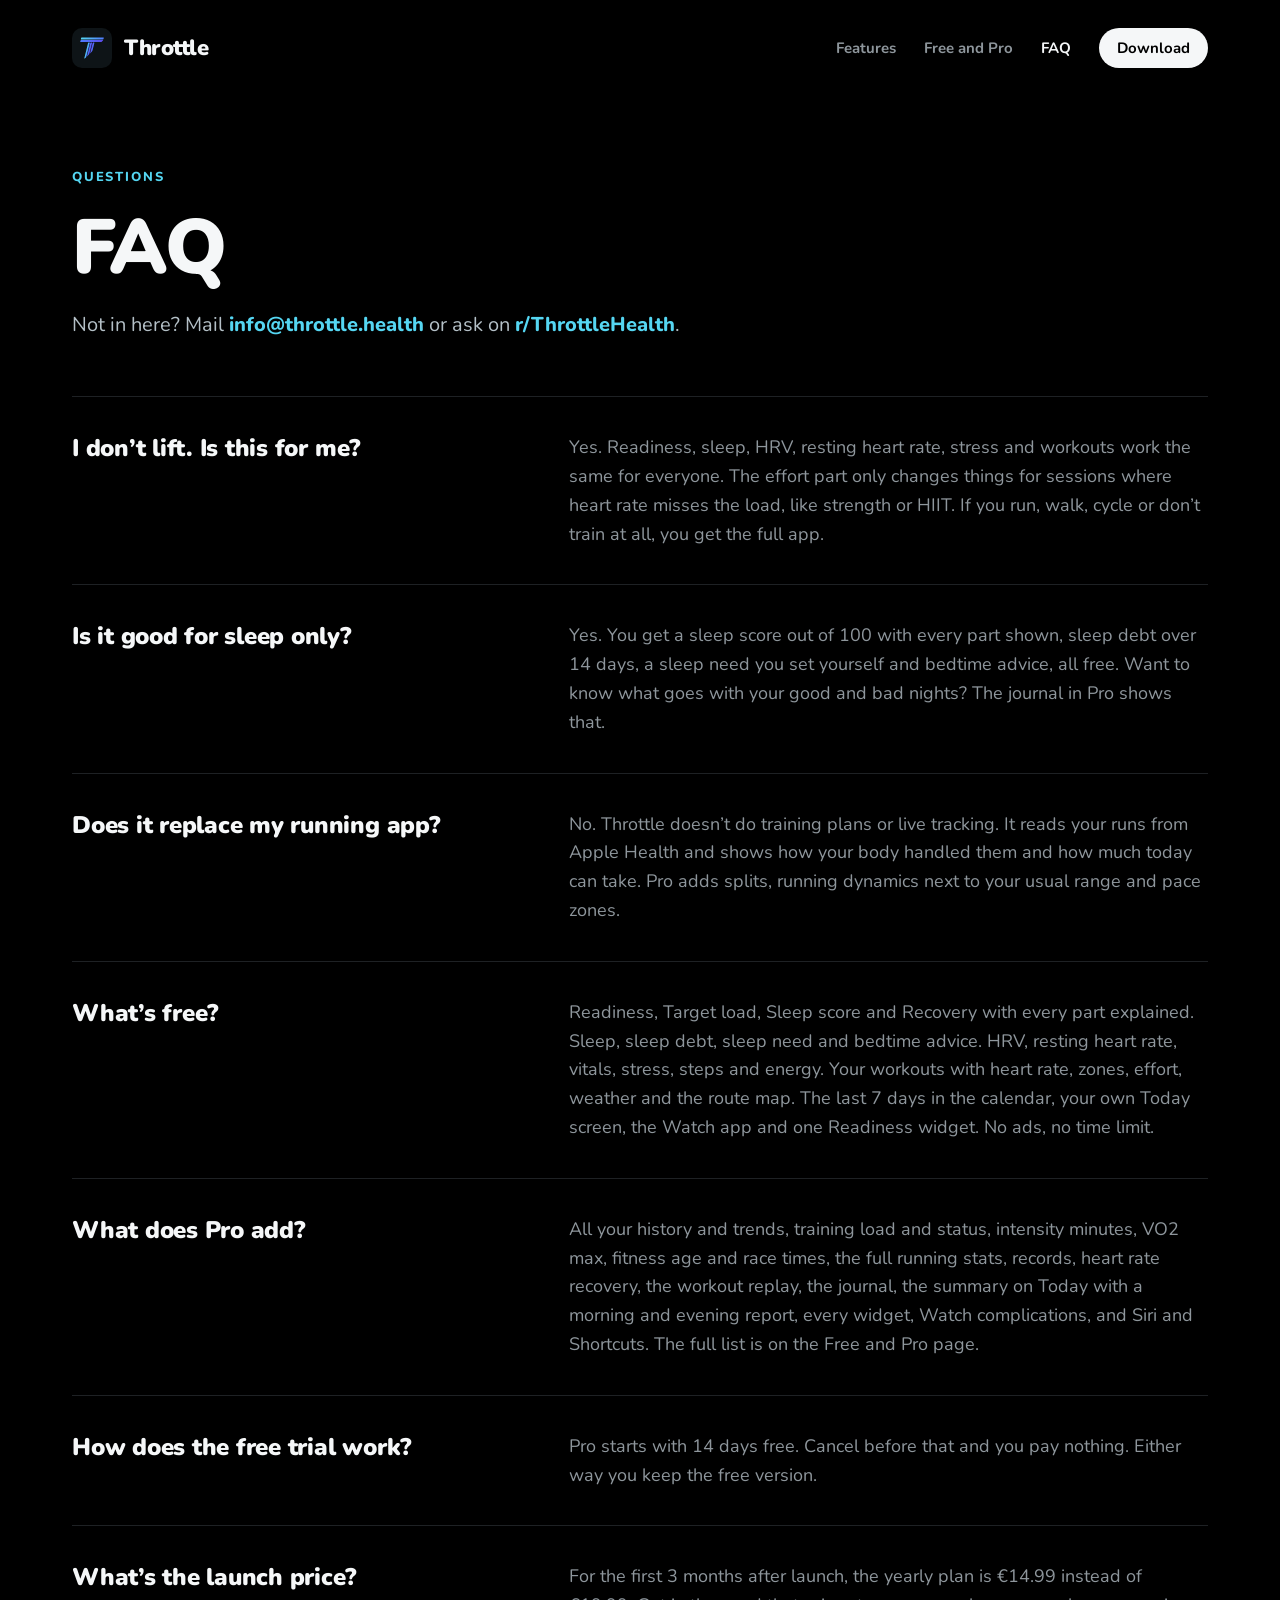
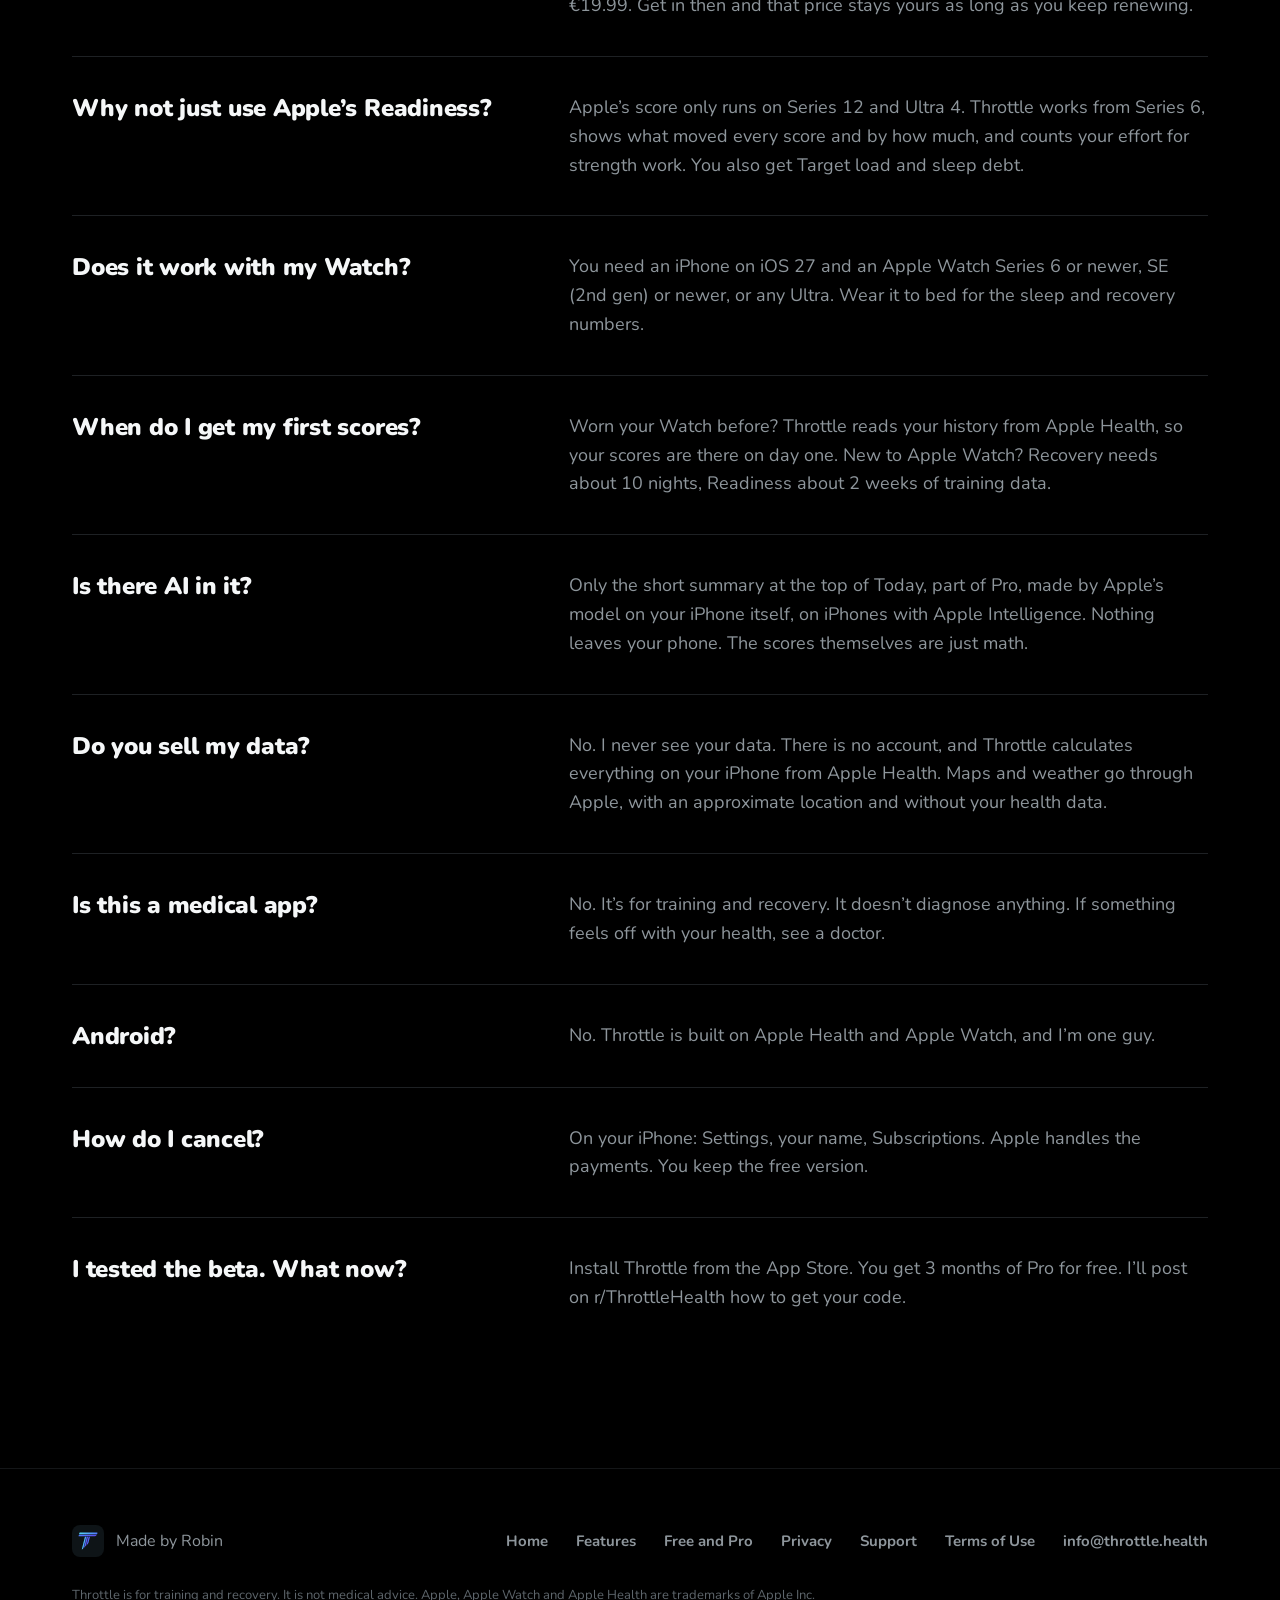
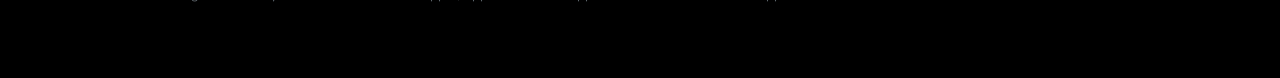
<file: faq/index.html>
<!doctype html>
<html lang="en">
<head>
<meta charset="utf-8">
<meta name="viewport" content="width=device-width, initial-scale=1">
<title>FAQ: Throttle</title>
<meta name="description" content="Answers about Throttle: what is free, what Pro adds, which Apple Watch you need and what happens with your data.">
<meta property="og:type" content="website">
<meta property="og:title" content="FAQ: Throttle">
<meta property="og:description" content="Answers about Throttle: what is free, what Pro adds, which Apple Watch you need and what happens with your data.">
<meta property="og:url" content="https://throttle.health/faq/">
<link rel="canonical" href="https://throttle.health/faq/">
<link rel="icon" href="../assets/favicon.svg" type="image/svg+xml">
<link rel="apple-touch-icon" href="../assets/apple-touch-icon.png">
<style>
@font-face{font-family:'Nunito';font-style:normal;font-display:swap;font-weight:200 1000;src:url(../assets/fonts/nunito-latin.woff2) format('woff2')}
body{margin:0;background:#000000}
a{color:#55D6F2}a:hover{color:#9BE8F8}
.t{font-family:ui-rounded,"SF Pro Rounded","Nunito",-apple-system,system-ui,sans-serif;color:#F5F7F8;-webkit-font-smoothing:antialiased;font-variant-numeric:tabular-nums}
.wrap{max-width:1200px;margin:0 auto;padding:0 32px;box-sizing:border-box}
.nav{display:flex;align-items:center;justify-content:space-between;gap:24px;flex-wrap:wrap;padding:28px 0}
.navlinks{display:flex;gap:28px;align-items:center;flex-wrap:wrap}
.navlinks a{color:#8E969C;text-decoration:none;font-weight:700;font-size:15px}
.navlinks a:hover{color:#F5F7F8}
.h1{font-size:clamp(44px,6vw,84px);line-height:0.98;letter-spacing:-0.035em;font-weight:900;margin:0}
.lead{font-size:20px;line-height:1.55;color:#B4C0C7;margin:0}
.eyebrow{font-size:13px;font-weight:800;letter-spacing:0.14em;text-transform:uppercase;margin:0}
.qa{display:grid;grid-template-columns:minmax(0,5fr) minmax(0,7fr);gap:40px;padding:36px 0;border-top:1px solid #1E2124}
@media (max-width:900px){.qa{grid-template-columns:minmax(0,1fr);gap:12px;padding:28px 0}}
@media (max-width:620px){.nav{gap:12px}.nav .navlinks{gap:14px}.nav .navlinks a{font-size:14px}.nav .navlinks a:nth-child(3){display:none}}
</style>
</head>
<body>
<div class="t" style="background: #000000; min-height: 100vh; overflow: hidden">

<div class="wrap">
<nav class="nav" aria-label="Main">
<a href="../" style="display: flex; align-items: center; gap: 12px; text-decoration: none" aria-label="Throttle home">
<img src="../assets/throttle-icon.svg" alt="" style="width: 40px; height: 40px; border-radius: 10px">
<span style="font-size: 22px; font-weight: 900; letter-spacing: -0.02em; color: #F5F7F8">Throttle</span>
</a>
<div class="navlinks">
<a href="../features/">Features</a>
<a href="../pro/">Free and Pro</a>
<a href="../faq/" style="color: #F5F7F8">FAQ</a>
<a href="https://apps.apple.com/app/throttle-health-training/id6831547958" target="_blank" rel="noopener" style="color: #000000; background: #F5F7F8; padding: 10px 18px; border-radius: 999px">Download</a>
</div>
</nav>

<section style="padding: 72px 0 56px; display: flex; flex-direction: column; gap: 24px; max-width: 820px" aria-label="Intro">
<p class="eyebrow" style="color: #55D6F2">Questions</p>
<h1 class="h1">FAQ</h1>
<p class="lead">Not in here? Mail <a href="mailto:info@throttle.health" style="text-decoration: none; font-weight: 800">info@throttle.health</a> or ask on <a href="https://www.reddit.com/r/ThrottleHealth" style="text-decoration: none; font-weight: 800">r/ThrottleHealth</a>.</p>
</section>

<section aria-label="Questions and answers" style="padding-bottom: 120px">

<div class="qa">
<h2 style="margin: 0; font-size: 24px; line-height: 1.25; font-weight: 900; letter-spacing: -0.01em">I don’t lift. Is this for me?</h2>
<p style="margin: 0; font-size: 18px; line-height: 1.6; color: #8E969C">Yes. Readiness, sleep, HRV, resting heart rate, stress and workouts work the same for everyone. The effort part only changes things for sessions where heart rate misses the load, like strength or HIIT. If you run, walk, cycle or don’t train at all, you get the full app.</p>
</div>

<div class="qa">
<h2 style="margin: 0; font-size: 24px; line-height: 1.25; font-weight: 900; letter-spacing: -0.01em">Is it good for sleep only?</h2>
<p style="margin: 0; font-size: 18px; line-height: 1.6; color: #8E969C">Yes. You get a sleep score out of 100 with every part shown, sleep debt over 14 days, a sleep need you set yourself and bedtime advice, all free. Want to know what goes with your good and bad nights? The journal in Pro shows that.</p>
</div>

<div class="qa">
<h2 style="margin: 0; font-size: 24px; line-height: 1.25; font-weight: 900; letter-spacing: -0.01em">Does it replace my running app?</h2>
<p style="margin: 0; font-size: 18px; line-height: 1.6; color: #8E969C">No. Throttle doesn’t do training plans or live tracking. It reads your runs from Apple Health and shows how your body handled them and how much today can take. Pro adds splits, running dynamics next to your usual range and pace zones.</p>
</div>

<div class="qa">
<h2 style="margin: 0; font-size: 24px; line-height: 1.25; font-weight: 900; letter-spacing: -0.01em">What’s free?</h2>
<p style="margin: 0; font-size: 18px; line-height: 1.6; color: #8E969C">Readiness, Target load, Sleep score and Recovery with every part explained. Sleep, sleep debt, sleep need and bedtime advice. HRV, resting heart rate, vitals, stress, steps and energy. Your workouts with heart rate, zones, effort, weather and the route map. The last 7 days in the calendar, your own Today screen, the Watch app and one Readiness widget. No ads, no time limit.</p>
</div>

<div class="qa">
<h2 style="margin: 0; font-size: 24px; line-height: 1.25; font-weight: 900; letter-spacing: -0.01em">What does Pro add?</h2>
<p style="margin: 0; font-size: 18px; line-height: 1.6; color: #8E969C">All your history and trends, training load and status, intensity minutes, VO2 max, fitness age and race times, the full running stats, records, heart rate recovery, the workout replay, the journal, the summary on Today with a morning and evening report, every widget, Watch complications, and Siri and Shortcuts. The full list is on the Free and Pro page.</p>
</div>

<div class="qa">
<h2 style="margin: 0; font-size: 24px; line-height: 1.25; font-weight: 900; letter-spacing: -0.01em">How does the free trial work?</h2>
<p style="margin: 0; font-size: 18px; line-height: 1.6; color: #8E969C">Pro starts with 14 days free. Cancel before that and you pay nothing. Either way you keep the free version.</p>
</div>

<div class="qa">
<h2 style="margin: 0; font-size: 24px; line-height: 1.25; font-weight: 900; letter-spacing: -0.01em">What’s the launch price?</h2>
<p style="margin: 0; font-size: 18px; line-height: 1.6; color: #8E969C">For the first 3 months after launch, the yearly plan is €14.99 instead of €19.99. Get in then and that price stays yours as long as you keep renewing.</p>
</div>

<div class="qa">
<h2 style="margin: 0; font-size: 24px; line-height: 1.25; font-weight: 900; letter-spacing: -0.01em">Why not just use Apple’s Readiness?</h2>
<p style="margin: 0; font-size: 18px; line-height: 1.6; color: #8E969C">Apple’s score only runs on Series 12 and Ultra 4. Throttle works from Series 6, shows what moved every score and by how much, and counts your effort for strength work. You also get Target load and sleep debt.</p>
</div>

<div class="qa">
<h2 style="margin: 0; font-size: 24px; line-height: 1.25; font-weight: 900; letter-spacing: -0.01em">Does it work with my Watch?</h2>
<p style="margin: 0; font-size: 18px; line-height: 1.6; color: #8E969C">You need an iPhone on iOS 27 and an Apple Watch Series 6 or newer, SE (2nd gen) or newer, or any Ultra. Wear it to bed for the sleep and recovery numbers.</p>
</div>

<div class="qa">
<h2 style="margin: 0; font-size: 24px; line-height: 1.25; font-weight: 900; letter-spacing: -0.01em">When do I get my first scores?</h2>
<p style="margin: 0; font-size: 18px; line-height: 1.6; color: #8E969C">Worn your Watch before? Throttle reads your history from Apple Health, so your scores are there on day one. New to Apple Watch? Recovery needs about 10 nights, Readiness about 2 weeks of training data.</p>
</div>

<div class="qa">
<h2 style="margin: 0; font-size: 24px; line-height: 1.25; font-weight: 900; letter-spacing: -0.01em">Is there AI in it?</h2>
<p style="margin: 0; font-size: 18px; line-height: 1.6; color: #8E969C">Only the short summary at the top of Today, part of Pro, made by Apple’s model on your iPhone itself, on iPhones with Apple Intelligence. Nothing leaves your phone. The scores themselves are just math.</p>
</div>

<div class="qa">
<h2 style="margin: 0; font-size: 24px; line-height: 1.25; font-weight: 900; letter-spacing: -0.01em">Do you sell my data?</h2>
<p style="margin: 0; font-size: 18px; line-height: 1.6; color: #8E969C">No. I never see your data. There is no account, and Throttle calculates everything on your iPhone from Apple Health. Maps and weather go through Apple, with an approximate location and without your health data.</p>
</div>

<div class="qa">
<h2 style="margin: 0; font-size: 24px; line-height: 1.25; font-weight: 900; letter-spacing: -0.01em">Is this a medical app?</h2>
<p style="margin: 0; font-size: 18px; line-height: 1.6; color: #8E969C">No. It’s for training and recovery. It doesn’t diagnose anything. If something feels off with your health, see a doctor.</p>
</div>

<div class="qa">
<h2 style="margin: 0; font-size: 24px; line-height: 1.25; font-weight: 900; letter-spacing: -0.01em">Android?</h2>
<p style="margin: 0; font-size: 18px; line-height: 1.6; color: #8E969C">No. Throttle is built on Apple Health and Apple Watch, and I’m one guy.</p>
</div>

<div class="qa">
<h2 style="margin: 0; font-size: 24px; line-height: 1.25; font-weight: 900; letter-spacing: -0.01em">How do I cancel?</h2>
<p style="margin: 0; font-size: 18px; line-height: 1.6; color: #8E969C">On your iPhone: Settings, your name, Subscriptions. Apple handles the payments. You keep the free version.</p>
</div>

<div class="qa">
<h2 style="margin: 0; font-size: 24px; line-height: 1.25; font-weight: 900; letter-spacing: -0.01em">I tested the beta. What now?</h2>
<p style="margin: 0; font-size: 18px; line-height: 1.6; color: #8E969C">Install Throttle from the App Store. You get 3 months of Pro for free. I’ll post on r/ThrottleHealth how to get your code.</p>
</div>

</section>
</div>

<footer style="border-top: 1px solid #141618; padding: 56px 0 72px">
<div class="wrap" style="display: flex; flex-direction: column; gap: 28px">
<div style="display: flex; justify-content: space-between; gap: 24px; flex-wrap: wrap; align-items: center">
<div style="display: flex; align-items: center; gap: 12px">
<img src="../assets/throttle-icon.svg" alt="" style="width: 32px; height: 32px; border-radius: 8px">
<span style="font-size: 16px; color: #8E969C">Made by Robin</span>
</div>
<div class="navlinks">
<a href="../">Home</a>
<a href="../features/">Features</a>
<a href="../pro/">Free and Pro</a>
<a href="../privacy/">Privacy</a>
<a href="../support/">Support</a>
<a href="https://www.apple.com/legal/internet-services/itunes/dev/stdeula/">Terms of Use</a>
<a href="mailto:info@throttle.health">info@throttle.health</a>
</div>
</div>
<p style="margin: 0; font-size: 13px; line-height: 1.6; color: #5E666C">Throttle is for training and recovery. It is not medical advice. Apple, Apple Watch and Apple Health are trademarks of Apple Inc.</p>
</div>
</footer>

</div>
</body>
</html>
</file>
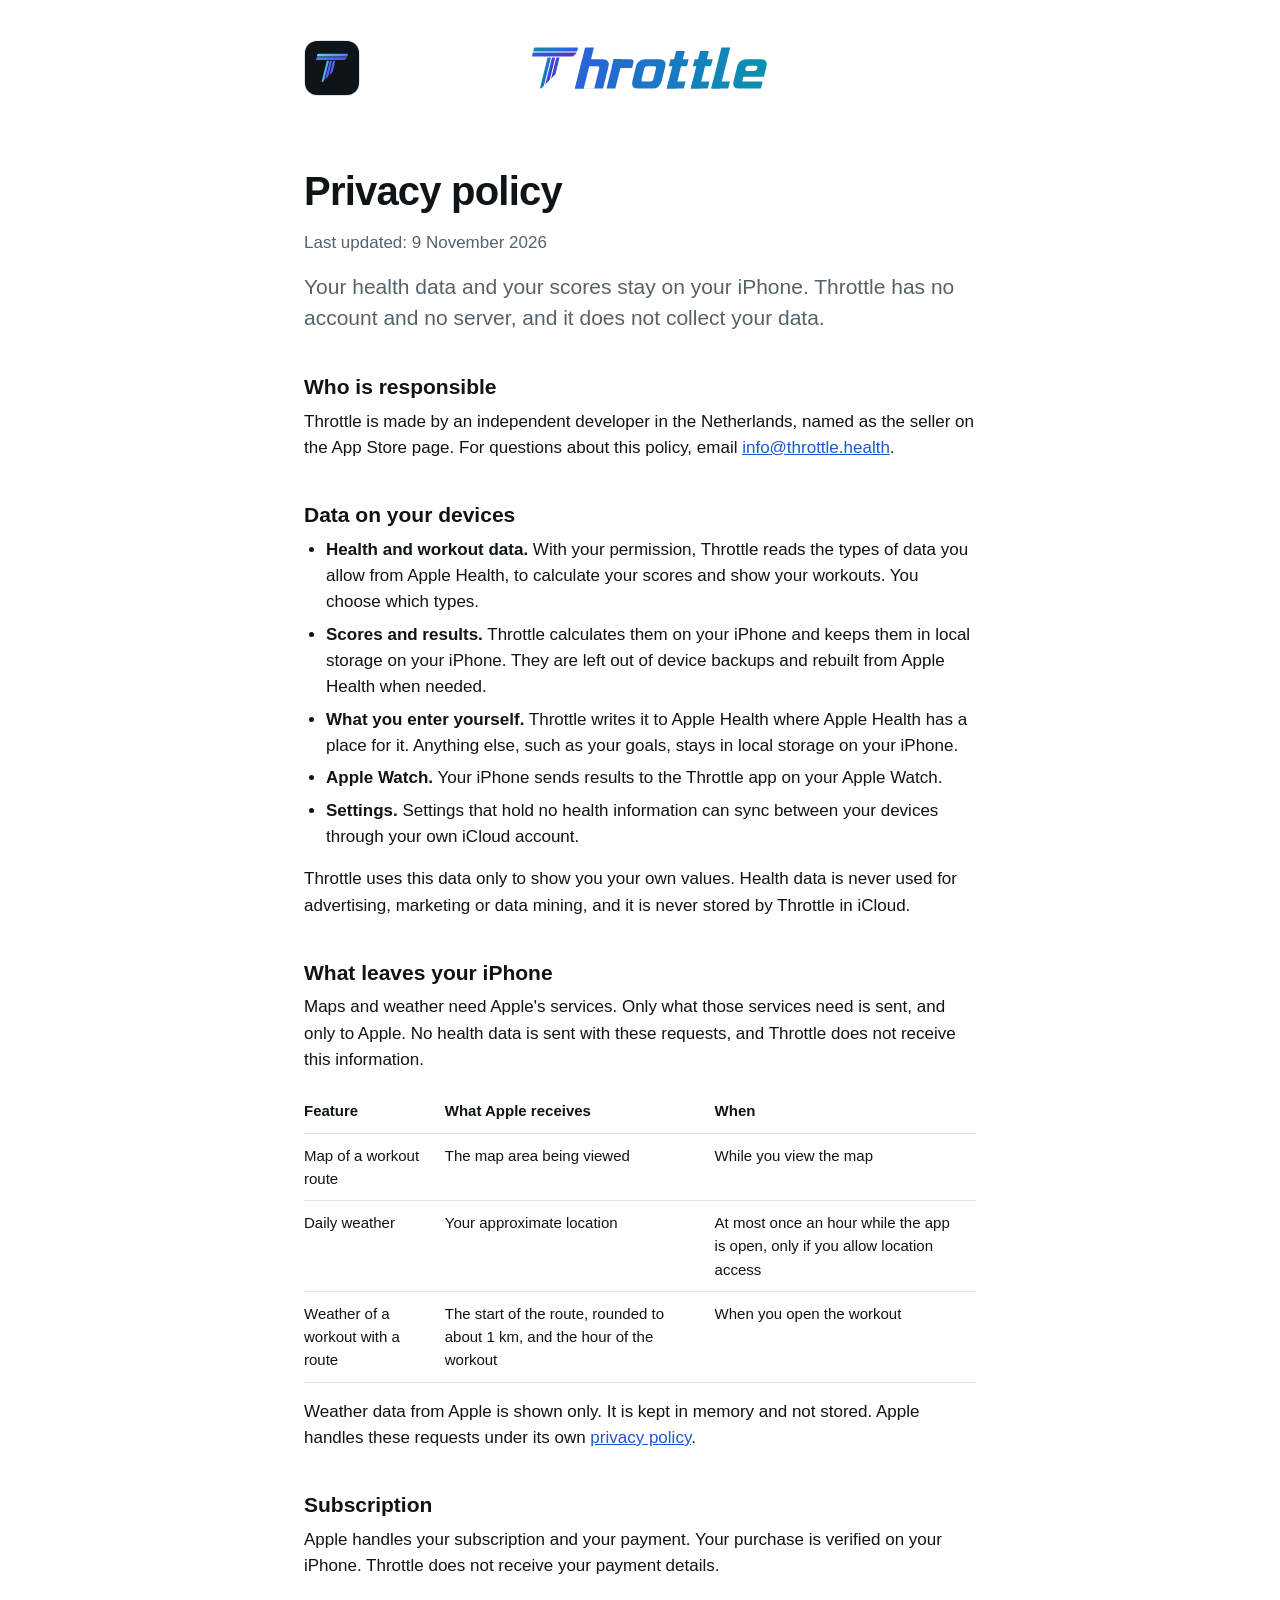
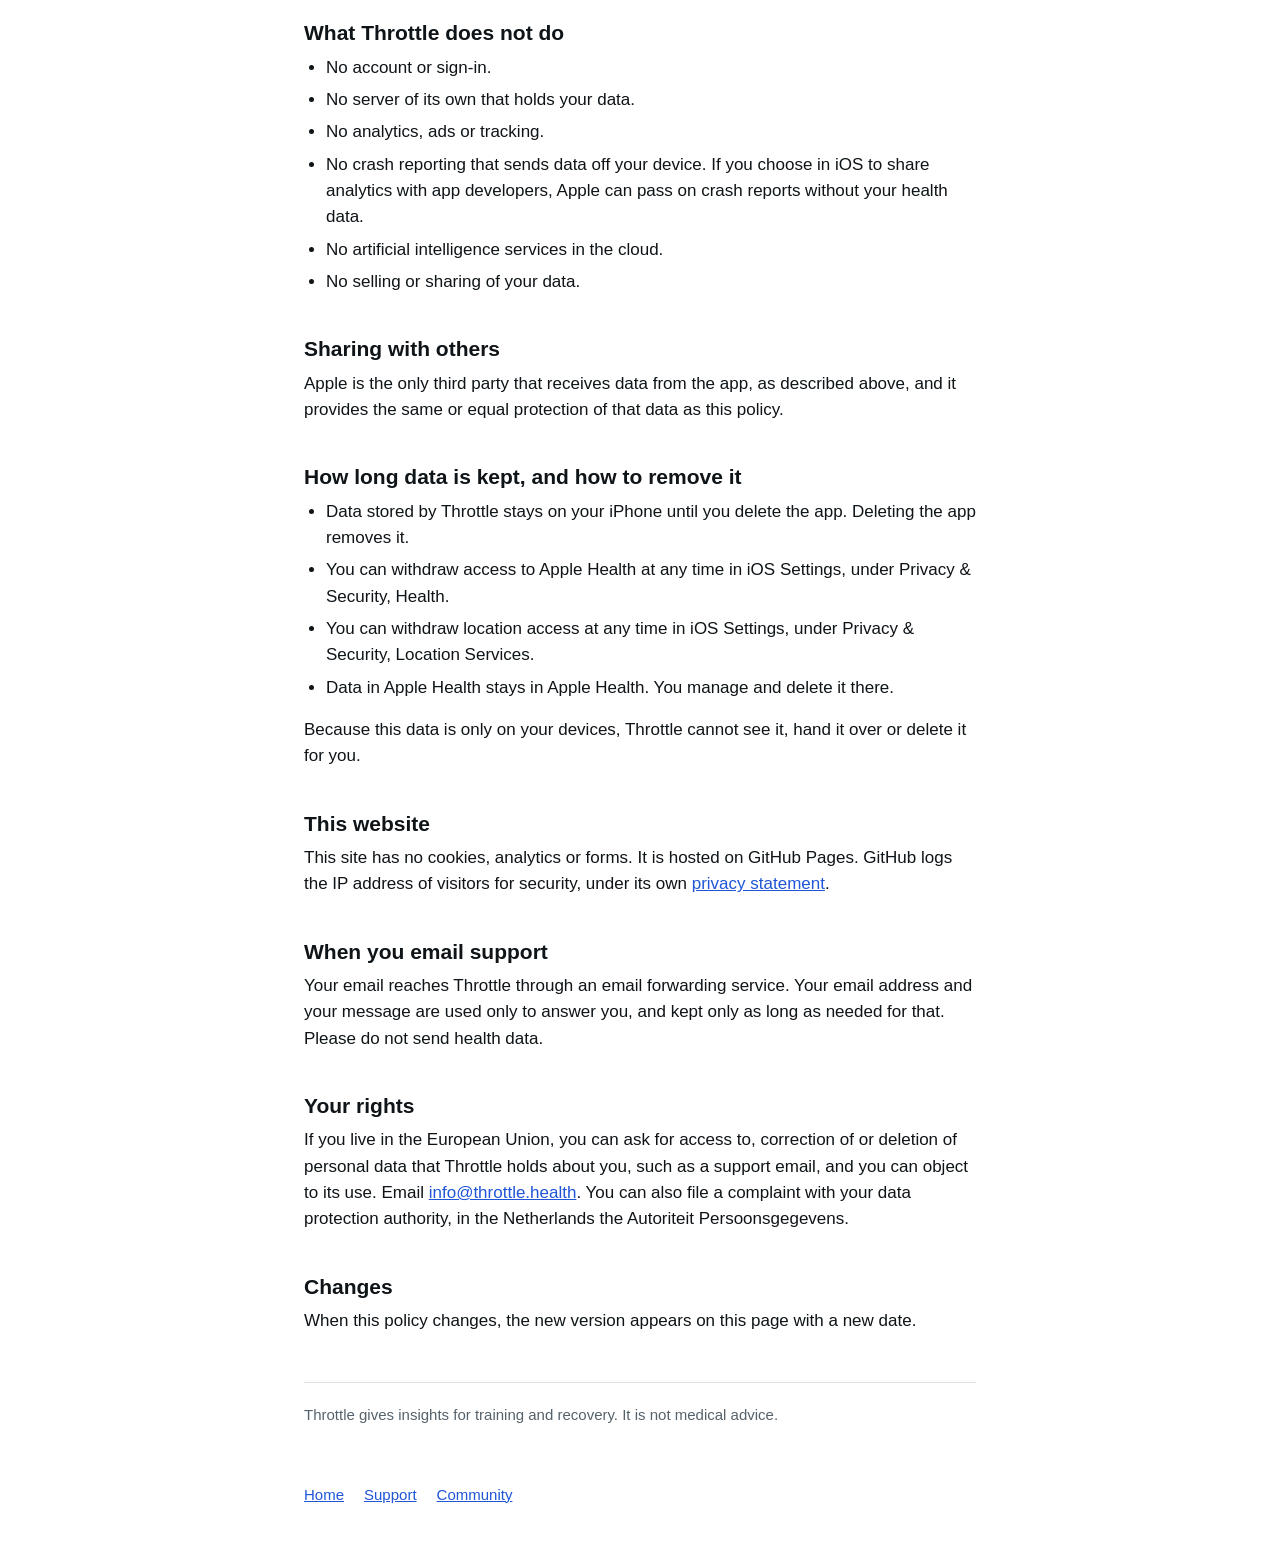
<file: privacy/index.html>
<!doctype html>
<html lang="en">
<head>
  <meta charset="utf-8">
  <meta name="viewport" content="width=device-width, initial-scale=1">
  <title>Privacy policy: Throttle</title>
  <meta name="description" content="How Throttle handles your data. Your health data and your scores stay on your iPhone.">
  <link rel="icon" href="../assets/favicon.svg" type="image/svg+xml">
  <link rel="apple-touch-icon" href="../assets/apple-touch-icon.png">
  <link rel="stylesheet" href="../assets/site.css">
</head>
<body>
  <div class="page">
    <header>
      <a href="../" aria-label="Throttle home" class="brand">
        <img class="brand-icon" src="../assets/throttle-icon.svg" alt="">
        <img class="wordmark dark" src="../assets/throttle-wordmark-dark.svg" alt="Throttle">
        <img class="wordmark light" src="../assets/throttle-wordmark-light.svg" alt="Throttle">
      </a>
    </header>

    <main>
      <h1>Privacy policy</h1>
      <p class="secondary">Last updated: 9 November 2026</p>
      <p class="lead">Your health data and your scores stay on your iPhone. Throttle has no account and no server, and it does not collect your data.</p>

      <h2>Who is responsible</h2>
      <p>Throttle is made by an independent developer in the Netherlands, named as the seller on the App Store page. For questions about this policy, email <a href="mailto:info@throttle.health">info@throttle.health</a>.</p>

      <h2>Data on your devices</h2>
      <ul>
        <li><strong>Health and workout data.</strong> With your permission, Throttle reads the types of data you allow from Apple Health, to calculate your scores and show your workouts. You choose which types.</li>
        <li><strong>Scores and results.</strong> Throttle calculates them on your iPhone and keeps them in local storage on your iPhone. They are left out of device backups and rebuilt from Apple Health when needed.</li>
        <li><strong>What you enter yourself.</strong> Throttle writes it to Apple Health where Apple Health has a place for it. Anything else, such as your goals, stays in local storage on your iPhone.</li>
        <li><strong>Apple Watch.</strong> Your iPhone sends results to the Throttle app on your Apple Watch.</li>
        <li><strong>Settings.</strong> Settings that hold no health information can sync between your devices through your own iCloud account.</li>
      </ul>
      <p>Throttle uses this data only to show you your own values. Health data is never used for advertising, marketing or data mining, and it is never stored by Throttle in iCloud.</p>

      <h2>What leaves your iPhone</h2>
      <p>Maps and weather need Apple's services. Only what those services need is sent, and only to Apple. No health data is sent with these requests, and Throttle does not receive this information.</p>
      <div class="table-wrap">
        <table>
          <thead>
            <tr><th>Feature</th><th>What Apple receives</th><th>When</th></tr>
          </thead>
          <tbody>
            <tr><td>Map of a workout route</td><td>The map area being viewed</td><td>While you view the map</td></tr>
            <tr><td>Daily weather</td><td>Your approximate location</td><td>At most once an hour while the app is open, only if you allow location access</td></tr>
            <tr><td>Weather of a workout with a route</td><td>The start of the route, rounded to about 1 km, and the hour of the workout</td><td>When you open the workout</td></tr>
          </tbody>
        </table>
      </div>
      <p>Weather data from Apple is shown only. It is kept in memory and not stored. Apple handles these requests under its own <a href="https://www.apple.com/legal/privacy/">privacy policy</a>.</p>

      <h2>Subscription</h2>
      <p>Apple handles your subscription and your payment. Your purchase is verified on your iPhone. Throttle does not receive your payment details.</p>

      <h2>What Throttle does not do</h2>
      <ul>
        <li>No account or sign-in.</li>
        <li>No server of its own that holds your data.</li>
        <li>No analytics, ads or tracking.</li>
        <li>No crash reporting that sends data off your device. If you choose in iOS to share analytics with app developers, Apple can pass on crash reports without your health data.</li>
        <li>No artificial intelligence services in the cloud.</li>
        <li>No selling or sharing of your data.</li>
      </ul>

      <h2>Sharing with others</h2>
      <p>Apple is the only third party that receives data from the app, as described above, and it provides the same or equal protection of that data as this policy.</p>

      <h2>How long data is kept, and how to remove it</h2>
      <ul>
        <li>Data stored by Throttle stays on your iPhone until you delete the app. Deleting the app removes it.</li>
        <li>You can withdraw access to Apple Health at any time in iOS Settings, under Privacy &amp; Security, Health.</li>
        <li>You can withdraw location access at any time in iOS Settings, under Privacy &amp; Security, Location Services.</li>
        <li>Data in Apple Health stays in Apple Health. You manage and delete it there.</li>
      </ul>
      <p>Because this data is only on your devices, Throttle cannot see it, hand it over or delete it for you.</p>

      <h2>This website</h2>
      <p>This site has no cookies, analytics or forms. It is hosted on GitHub Pages. GitHub logs the IP address of visitors for security, under its own <a href="https://docs.github.com/en/site-policy/privacy-policies/github-general-privacy-statement">privacy statement</a>.</p>

      <h2>When you email support</h2>
      <p>Your email reaches Throttle through an email forwarding service. Your email address and your message are used only to answer you, and kept only as long as needed for that. Please do not send health data.</p>

      <h2>Your rights</h2>
      <p>If you live in the European Union, you can ask for access to, correction of or deletion of personal data that Throttle holds about you, such as a support email, and you can object to its use. Email <a href="mailto:info@throttle.health">info@throttle.health</a>. You can also file a complaint with your data protection authority, in the Netherlands the Autoriteit Persoonsgegevens.</p>

      <h2>Changes</h2>
      <p>When this policy changes, the new version appears on this page with a new date.</p>

      <p class="note">Throttle gives insights for training and recovery. It is not medical advice.</p>
    </main>

    <footer>
      <a href="../">Home</a>
      <a href="../support/">Support</a>
      <a href="https://www.reddit.com/r/ThrottleHealth/">Community</a>
    </footer>
  </div>
</body>
</html>
</file>
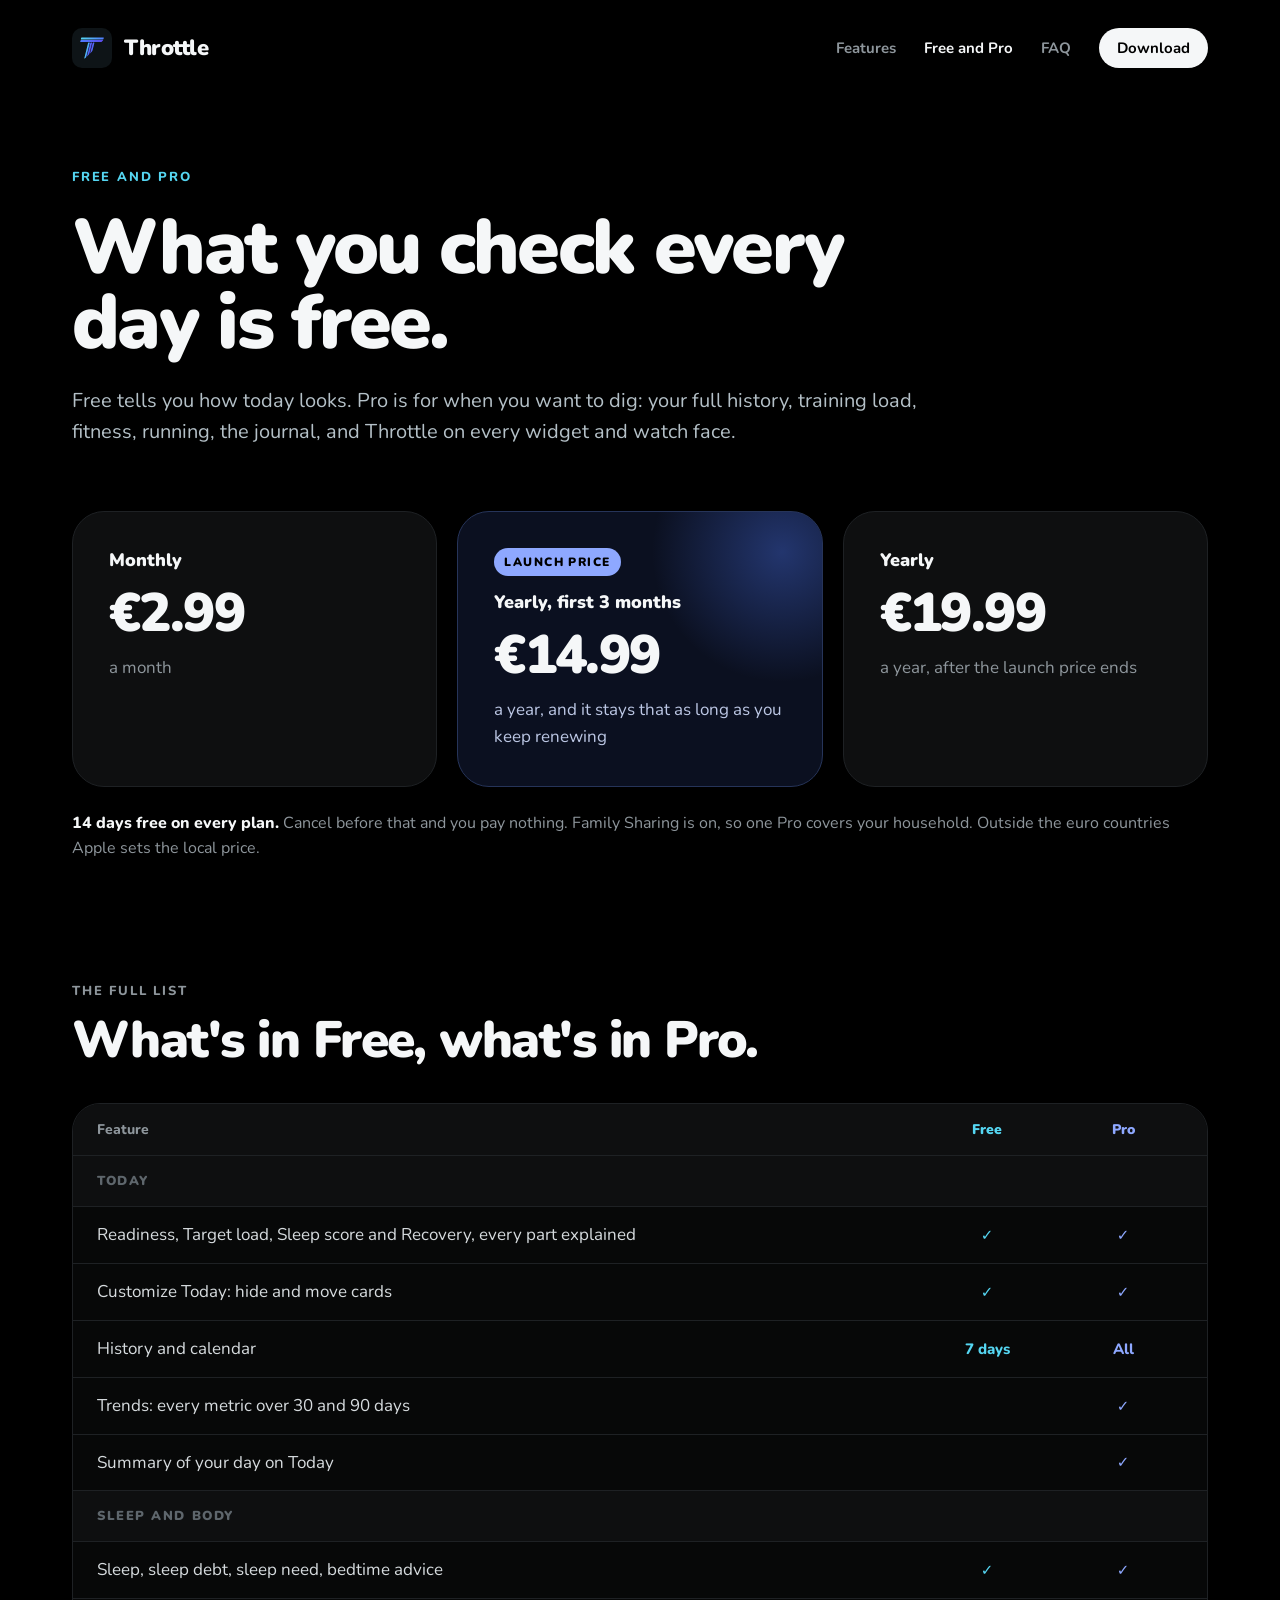
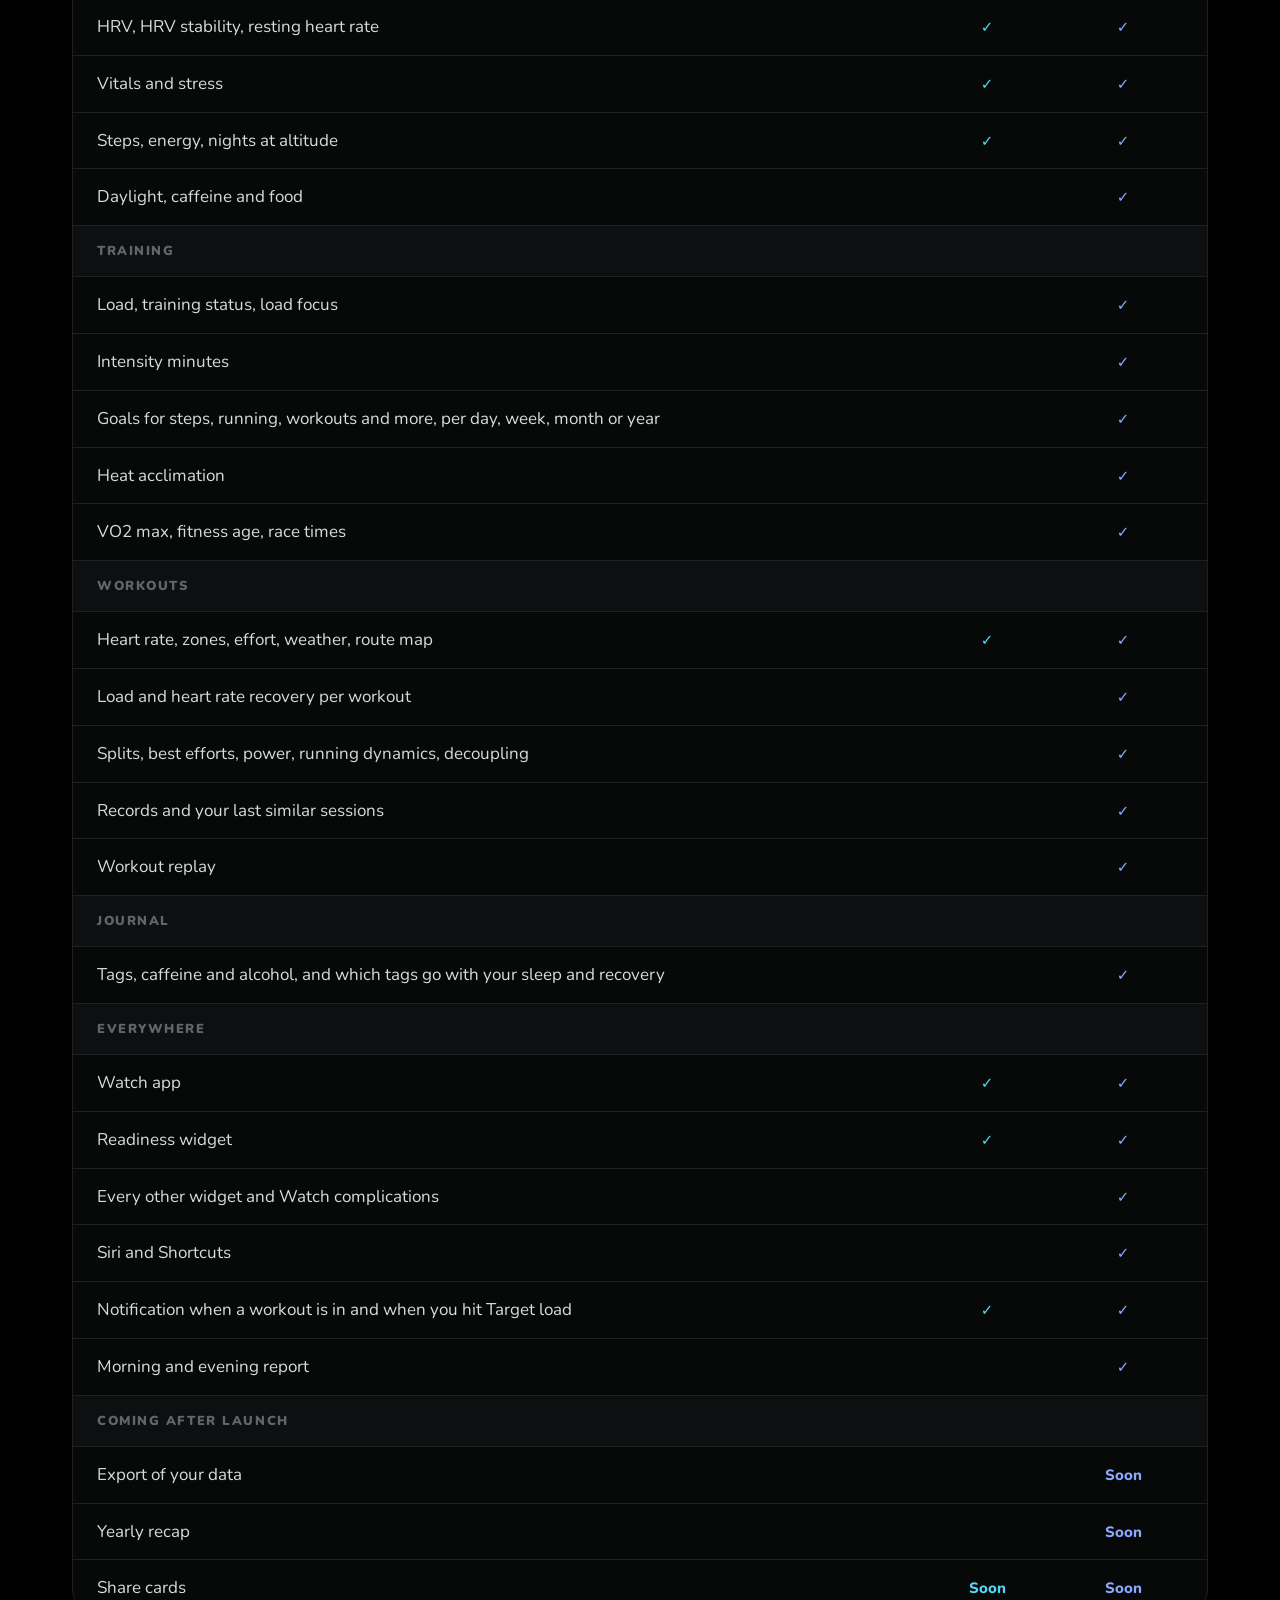
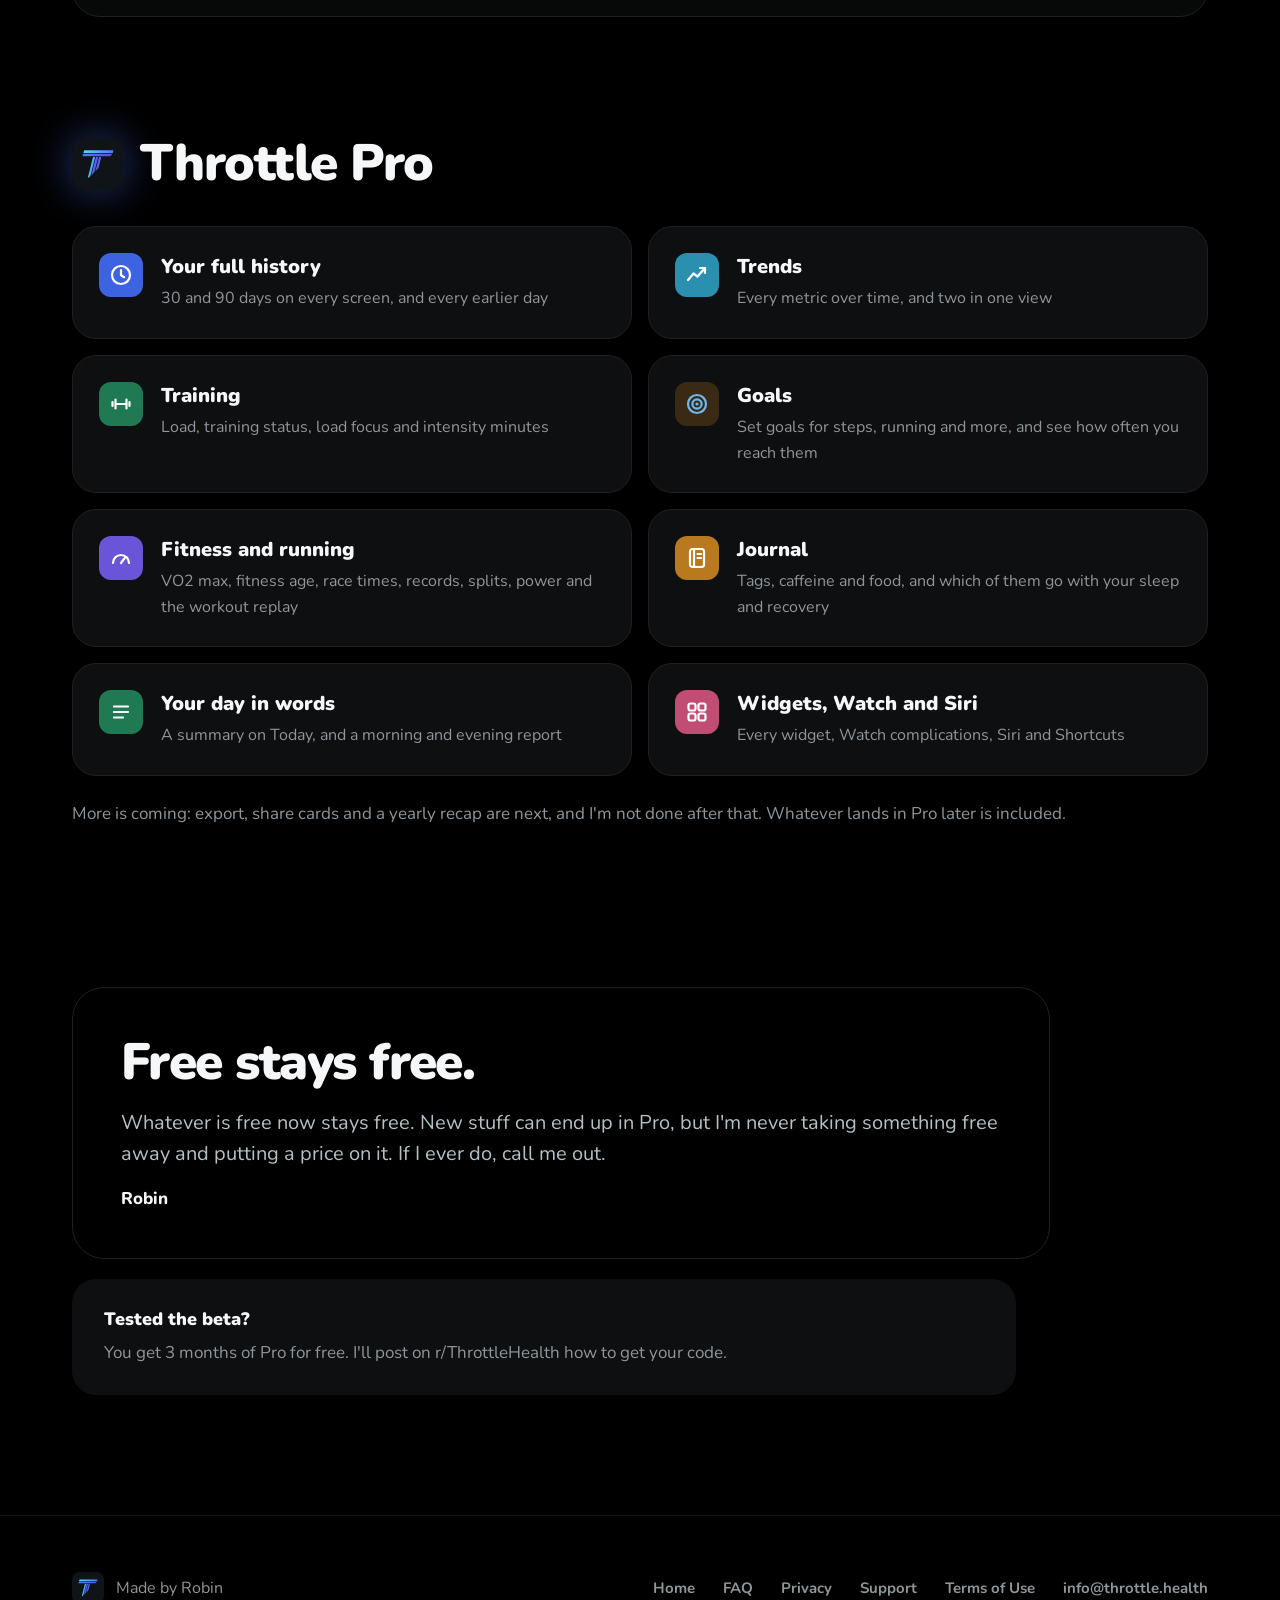
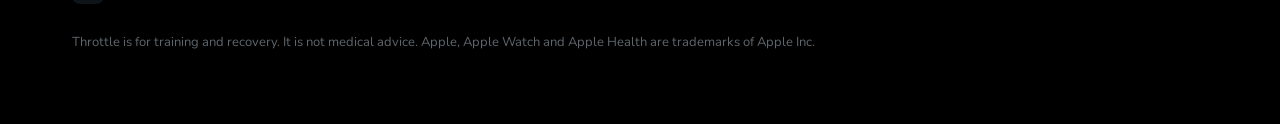
<file: pro/index.html>
<!doctype html>
<html lang="en">
<head>
<meta charset="utf-8">
<meta name="viewport" content="width=device-width, initial-scale=1">
<title>Free and Pro: Throttle</title>
<meta name="description" content="What is free in Throttle and what Throttle Pro adds, with prices. Free stays free.">
<meta property="og:type" content="website">
<meta property="og:title" content="Free and Pro: Throttle">
<meta property="og:description" content="What is free in Throttle and what Throttle Pro adds, with prices. Free stays free.">
<meta property="og:url" content="https://throttle.health/pro/">
<link rel="canonical" href="https://throttle.health/pro/">
<link rel="icon" href="../assets/favicon.svg" type="image/svg+xml">
<link rel="apple-touch-icon" href="../assets/apple-touch-icon.png">
<style>
@font-face{font-family:'Nunito';font-style:normal;font-display:swap;font-weight:200 1000;src:url(../assets/fonts/nunito-latin.woff2) format('woff2')}
body{margin:0;background:#000000}
a{color:#55D6F2}a:hover{color:#9BE8F8}
.t{font-family:ui-rounded,"SF Pro Rounded","Nunito",-apple-system,system-ui,sans-serif;color:#F5F7F8;-webkit-font-smoothing:antialiased;font-variant-numeric:tabular-nums}
.wrap{max-width:1200px;margin:0 auto;padding:0 32px;box-sizing:border-box}
.nav{display:flex;align-items:center;justify-content:space-between;gap:24px;flex-wrap:wrap;padding:28px 0}
.navlinks{display:flex;gap:28px;align-items:center;flex-wrap:wrap}
.navlinks a{color:#8E969C;text-decoration:none;font-weight:700;font-size:15px}
.navlinks a:hover{color:#F5F7F8}
.h1{font-size:clamp(44px,6vw,84px);line-height:0.98;letter-spacing:-0.035em;font-weight:900;margin:0}
.h2{font-size:clamp(32px,4vw,52px);line-height:1.04;letter-spacing:-0.03em;font-weight:900;margin:0}
.lead{font-size:20px;line-height:1.55;color:#B4C0C7;margin:0}
.body{font-size:17px;line-height:1.6;color:#8E969C;margin:0}
.eyebrow{font-size:13px;font-weight:800;letter-spacing:0.14em;text-transform:uppercase;margin:0}
.plans{display:grid;grid-template-columns:repeat(3,minmax(0,1fr));gap:20px}
.blocks{display:grid;grid-template-columns:repeat(2,minmax(0,1fr));gap:16px}
.row{display:grid;grid-template-columns:minmax(0,1fr) 120px 120px;gap:16px;align-items:center;padding:16px 24px;border-top:1px solid #1E2124}
@media (max-width:900px){
.plans,.blocks{grid-template-columns:minmax(0,1fr)}
.row{grid-template-columns:minmax(0,1fr) 64px 64px;padding:14px 16px}
}
@media (max-width:620px){.nav{gap:12px}.nav .navlinks{gap:14px}.nav .navlinks a{font-size:14px}.nav .navlinks a:nth-child(3){display:none}}
</style>
</head>
<body>
<div class="t" style="background: #000000; min-height: 100vh; overflow: hidden">

<div class="wrap">
<nav class="nav" aria-label="Main">
<a href="../" style="display: flex; align-items: center; gap: 12px; text-decoration: none" aria-label="Throttle home">
<img src="../assets/throttle-icon.svg" alt="" style="width: 40px; height: 40px; border-radius: 10px">
<span style="font-size: 22px; font-weight: 900; letter-spacing: -0.02em; color: #F5F7F8">Throttle</span>
</a>
<div class="navlinks">
<a href="../features/">Features</a>
<a href="../pro/" style="color: #F5F7F8">Free and Pro</a>
<a href="../faq/">FAQ</a>
<a href="https://apps.apple.com/app/throttle-health-training/id6831547958" target="_blank" rel="noopener" style="color: #000000; background: #F5F7F8; padding: 10px 18px; border-radius: 999px">Download</a>
</div>
</nav>

<section style="padding: 72px 0 64px; display: flex; flex-direction: column; gap: 24px; max-width: 880px" aria-label="Intro">
<p class="eyebrow" style="color: #55D6F2">Free and Pro</p>
<h1 class="h1">What you check every day is free.</h1>
<p class="lead">Free tells you how today looks. Pro is for when you want to dig: your full history, training load, fitness, running, the journal, and Throttle on every widget and watch face.</p>
</section>

<section aria-label="Plans" class="plans">
<div style="background: #0E0F10; border: 1px solid #1E2124; border-radius: 32px; padding: 36px; display: flex; flex-direction: column; gap: 14px">
<span style="font-size: 18px; font-weight: 900">Monthly</span>
<span style="font-size: 54px; font-weight: 900; letter-spacing: -0.03em; line-height: 1">€2.99</span>
<span class="body">a month</span>
</div>
<div style="background: #0B1020; border: 1px solid #263459; border-radius: 32px; padding: 36px; display: flex; flex-direction: column; gap: 14px; position: relative; overflow: hidden">
<div aria-hidden="true" style="position: absolute; right: -90px; top: -90px; width: 260px; height: 260px; background: radial-gradient(closest-side, rgba(79,123,255,0.35), rgba(79,123,255,0))"></div>
<span style="position: relative; align-self: flex-start; font-size: 12px; font-weight: 900; letter-spacing: 0.12em; color: #000000; background: #8EA8FF; padding: 6px 10px; border-radius: 999px">LAUNCH PRICE</span>
<span style="position: relative; font-size: 18px; font-weight: 900">Yearly, first 3 months</span>
<span style="position: relative; font-size: 54px; font-weight: 900; letter-spacing: -0.03em; line-height: 1">€14.99</span>
<span class="body" style="position: relative; color: #BCC7E4">a year, and it stays that as long as you keep renewing</span>
</div>
<div style="background: #0E0F10; border: 1px solid #1E2124; border-radius: 32px; padding: 36px; display: flex; flex-direction: column; gap: 14px">
<span style="font-size: 18px; font-weight: 900">Yearly</span>
<span style="font-size: 54px; font-weight: 900; letter-spacing: -0.03em; line-height: 1">€19.99</span>
<span class="body">a year, after the launch price ends</span>
</div>
</section>
<p class="body" style="margin-top: 24px; font-size: 16px"><span style="color: #F5F7F8; font-weight: 800">14 days free on every plan.</span> Cancel before that and you pay nothing. Family Sharing is on, so one Pro covers your household. Outside the euro countries Apple sets the local price.</p>

<section style="padding: 120px 0 40px" aria-label="Everything in Free and Pro">
<div style="display: flex; flex-direction: column; gap: 14px; margin-bottom: 36px">
<p class="eyebrow" style="color: #8E969C">The full list</p>
<h2 class="h2">What's in Free, what's in Pro.</h2>
</div>
<div style="border: 1px solid #1E2124; border-radius: 28px; overflow: hidden; background: #070808">
<div class="row" style="border-top: none; background: #0E0F10">
<span style="font-size: 14px; font-weight: 800; color: #8E969C">Feature</span>
<span style="font-size: 14px; font-weight: 900; color: #55D6F2; text-align: center">Free</span>
<span style="font-size: 14px; font-weight: 900; color: #8EA8FF; text-align: center">Pro</span>
</div>


<div class="row" style="background: #0E0F10">
<span style="font-size: 13px; font-weight: 900; letter-spacing: 0.12em; text-transform: uppercase; color: #5E666C">Today</span>
<span></span><span></span>
</div>





<div class="row">
<span style="font-size: 17px; line-height: 1.4; color: #D6DBDE">Readiness, Target load, Sleep score and Recovery, every part explained</span>
<span style="text-align: center; font-size: 15px; font-weight: 800; color: #55D6F2">✓</span>
<span style="text-align: center; font-size: 15px; font-weight: 800; color: #8EA8FF">✓</span>
</div>




<div class="row">
<span style="font-size: 17px; line-height: 1.4; color: #D6DBDE">Customize Today: hide and move cards</span>
<span style="text-align: center; font-size: 15px; font-weight: 800; color: #55D6F2">✓</span>
<span style="text-align: center; font-size: 15px; font-weight: 800; color: #8EA8FF">✓</span>
</div>




<div class="row">
<span style="font-size: 17px; line-height: 1.4; color: #D6DBDE">History and calendar</span>
<span style="text-align: center; font-size: 15px; font-weight: 800; color: #55D6F2">7 days</span>
<span style="text-align: center; font-size: 15px; font-weight: 800; color: #8EA8FF">All</span>
</div>




<div class="row">
<span style="font-size: 17px; line-height: 1.4; color: #D6DBDE">Trends: every metric over 30 and 90 days</span>
<span style="text-align: center; font-size: 15px; font-weight: 800; color: #55D6F2"></span>
<span style="text-align: center; font-size: 15px; font-weight: 800; color: #8EA8FF">✓</span>
</div>




<div class="row">
<span style="font-size: 17px; line-height: 1.4; color: #D6DBDE">Summary of your day on Today</span>
<span style="text-align: center; font-size: 15px; font-weight: 800; color: #55D6F2"></span>
<span style="text-align: center; font-size: 15px; font-weight: 800; color: #8EA8FF">✓</span>
</div>



<div class="row" style="background: #0E0F10">
<span style="font-size: 13px; font-weight: 900; letter-spacing: 0.12em; text-transform: uppercase; color: #5E666C">Sleep and body</span>
<span></span><span></span>
</div>





<div class="row">
<span style="font-size: 17px; line-height: 1.4; color: #D6DBDE">Sleep, sleep debt, sleep need, bedtime advice</span>
<span style="text-align: center; font-size: 15px; font-weight: 800; color: #55D6F2">✓</span>
<span style="text-align: center; font-size: 15px; font-weight: 800; color: #8EA8FF">✓</span>
</div>




<div class="row">
<span style="font-size: 17px; line-height: 1.4; color: #D6DBDE">HRV, HRV stability, resting heart rate</span>
<span style="text-align: center; font-size: 15px; font-weight: 800; color: #55D6F2">✓</span>
<span style="text-align: center; font-size: 15px; font-weight: 800; color: #8EA8FF">✓</span>
</div>




<div class="row">
<span style="font-size: 17px; line-height: 1.4; color: #D6DBDE">Vitals and stress</span>
<span style="text-align: center; font-size: 15px; font-weight: 800; color: #55D6F2">✓</span>
<span style="text-align: center; font-size: 15px; font-weight: 800; color: #8EA8FF">✓</span>
</div>




<div class="row">
<span style="font-size: 17px; line-height: 1.4; color: #D6DBDE">Steps, energy, nights at altitude</span>
<span style="text-align: center; font-size: 15px; font-weight: 800; color: #55D6F2">✓</span>
<span style="text-align: center; font-size: 15px; font-weight: 800; color: #8EA8FF">✓</span>
</div>




<div class="row">
<span style="font-size: 17px; line-height: 1.4; color: #D6DBDE">Daylight, caffeine and food</span>
<span style="text-align: center; font-size: 15px; font-weight: 800; color: #55D6F2"></span>
<span style="text-align: center; font-size: 15px; font-weight: 800; color: #8EA8FF">✓</span>
</div>



<div class="row" style="background: #0E0F10">
<span style="font-size: 13px; font-weight: 900; letter-spacing: 0.12em; text-transform: uppercase; color: #5E666C">Training</span>
<span></span><span></span>
</div>





<div class="row">
<span style="font-size: 17px; line-height: 1.4; color: #D6DBDE">Load, training status, load focus</span>
<span style="text-align: center; font-size: 15px; font-weight: 800; color: #55D6F2"></span>
<span style="text-align: center; font-size: 15px; font-weight: 800; color: #8EA8FF">✓</span>
</div>




<div class="row">
<span style="font-size: 17px; line-height: 1.4; color: #D6DBDE">Intensity minutes</span>
<span style="text-align: center; font-size: 15px; font-weight: 800; color: #55D6F2"></span>
<span style="text-align: center; font-size: 15px; font-weight: 800; color: #8EA8FF">✓</span>
</div>




<div class="row">
<span style="font-size: 17px; line-height: 1.4; color: #D6DBDE">Goals for steps, running, workouts and more, per day, week, month or year</span>
<span style="text-align: center; font-size: 15px; font-weight: 800; color: #55D6F2"></span>
<span style="text-align: center; font-size: 15px; font-weight: 800; color: #8EA8FF">✓</span>
</div>




<div class="row">
<span style="font-size: 17px; line-height: 1.4; color: #D6DBDE">Heat acclimation</span>
<span style="text-align: center; font-size: 15px; font-weight: 800; color: #55D6F2"></span>
<span style="text-align: center; font-size: 15px; font-weight: 800; color: #8EA8FF">✓</span>
</div>




<div class="row">
<span style="font-size: 17px; line-height: 1.4; color: #D6DBDE">VO2 max, fitness age, race times</span>
<span style="text-align: center; font-size: 15px; font-weight: 800; color: #55D6F2"></span>
<span style="text-align: center; font-size: 15px; font-weight: 800; color: #8EA8FF">✓</span>
</div>



<div class="row" style="background: #0E0F10">
<span style="font-size: 13px; font-weight: 900; letter-spacing: 0.12em; text-transform: uppercase; color: #5E666C">Workouts</span>
<span></span><span></span>
</div>





<div class="row">
<span style="font-size: 17px; line-height: 1.4; color: #D6DBDE">Heart rate, zones, effort, weather, route map</span>
<span style="text-align: center; font-size: 15px; font-weight: 800; color: #55D6F2">✓</span>
<span style="text-align: center; font-size: 15px; font-weight: 800; color: #8EA8FF">✓</span>
</div>




<div class="row">
<span style="font-size: 17px; line-height: 1.4; color: #D6DBDE">Load and heart rate recovery per workout</span>
<span style="text-align: center; font-size: 15px; font-weight: 800; color: #55D6F2"></span>
<span style="text-align: center; font-size: 15px; font-weight: 800; color: #8EA8FF">✓</span>
</div>




<div class="row">
<span style="font-size: 17px; line-height: 1.4; color: #D6DBDE">Splits, best efforts, power, running dynamics, decoupling</span>
<span style="text-align: center; font-size: 15px; font-weight: 800; color: #55D6F2"></span>
<span style="text-align: center; font-size: 15px; font-weight: 800; color: #8EA8FF">✓</span>
</div>




<div class="row">
<span style="font-size: 17px; line-height: 1.4; color: #D6DBDE">Records and your last similar sessions</span>
<span style="text-align: center; font-size: 15px; font-weight: 800; color: #55D6F2"></span>
<span style="text-align: center; font-size: 15px; font-weight: 800; color: #8EA8FF">✓</span>
</div>




<div class="row">
<span style="font-size: 17px; line-height: 1.4; color: #D6DBDE">Workout replay</span>
<span style="text-align: center; font-size: 15px; font-weight: 800; color: #55D6F2"></span>
<span style="text-align: center; font-size: 15px; font-weight: 800; color: #8EA8FF">✓</span>
</div>



<div class="row" style="background: #0E0F10">
<span style="font-size: 13px; font-weight: 900; letter-spacing: 0.12em; text-transform: uppercase; color: #5E666C">Journal</span>
<span></span><span></span>
</div>





<div class="row">
<span style="font-size: 17px; line-height: 1.4; color: #D6DBDE">Tags, caffeine and alcohol, and which tags go with your sleep and recovery</span>
<span style="text-align: center; font-size: 15px; font-weight: 800; color: #55D6F2"></span>
<span style="text-align: center; font-size: 15px; font-weight: 800; color: #8EA8FF">✓</span>
</div>



<div class="row" style="background: #0E0F10">
<span style="font-size: 13px; font-weight: 900; letter-spacing: 0.12em; text-transform: uppercase; color: #5E666C">Everywhere</span>
<span></span><span></span>
</div>





<div class="row">
<span style="font-size: 17px; line-height: 1.4; color: #D6DBDE">Watch app</span>
<span style="text-align: center; font-size: 15px; font-weight: 800; color: #55D6F2">✓</span>
<span style="text-align: center; font-size: 15px; font-weight: 800; color: #8EA8FF">✓</span>
</div>




<div class="row">
<span style="font-size: 17px; line-height: 1.4; color: #D6DBDE">Readiness widget</span>
<span style="text-align: center; font-size: 15px; font-weight: 800; color: #55D6F2">✓</span>
<span style="text-align: center; font-size: 15px; font-weight: 800; color: #8EA8FF">✓</span>
</div>




<div class="row">
<span style="font-size: 17px; line-height: 1.4; color: #D6DBDE">Every other widget and Watch complications</span>
<span style="text-align: center; font-size: 15px; font-weight: 800; color: #55D6F2"></span>
<span style="text-align: center; font-size: 15px; font-weight: 800; color: #8EA8FF">✓</span>
</div>




<div class="row">
<span style="font-size: 17px; line-height: 1.4; color: #D6DBDE">Siri and Shortcuts</span>
<span style="text-align: center; font-size: 15px; font-weight: 800; color: #55D6F2"></span>
<span style="text-align: center; font-size: 15px; font-weight: 800; color: #8EA8FF">✓</span>
</div>




<div class="row">
<span style="font-size: 17px; line-height: 1.4; color: #D6DBDE">Notification when a workout is in and when you hit Target load</span>
<span style="text-align: center; font-size: 15px; font-weight: 800; color: #55D6F2">✓</span>
<span style="text-align: center; font-size: 15px; font-weight: 800; color: #8EA8FF">✓</span>
</div>




<div class="row">
<span style="font-size: 17px; line-height: 1.4; color: #D6DBDE">Morning and evening report</span>
<span style="text-align: center; font-size: 15px; font-weight: 800; color: #55D6F2"></span>
<span style="text-align: center; font-size: 15px; font-weight: 800; color: #8EA8FF">✓</span>
</div>



<div class="row" style="background: #0E0F10">
<span style="font-size: 13px; font-weight: 900; letter-spacing: 0.12em; text-transform: uppercase; color: #5E666C">Coming after launch</span>
<span></span><span></span>
</div>





<div class="row">
<span style="font-size: 17px; line-height: 1.4; color: #D6DBDE">Export of your data</span>
<span style="text-align: center; font-size: 15px; font-weight: 800; color: #55D6F2"></span>
<span style="text-align: center; font-size: 15px; font-weight: 800; color: #8EA8FF">Soon</span>
</div>




<div class="row">
<span style="font-size: 17px; line-height: 1.4; color: #D6DBDE">Yearly recap</span>
<span style="text-align: center; font-size: 15px; font-weight: 800; color: #55D6F2"></span>
<span style="text-align: center; font-size: 15px; font-weight: 800; color: #8EA8FF">Soon</span>
</div>




<div class="row">
<span style="font-size: 17px; line-height: 1.4; color: #D6DBDE">Share cards</span>
<span style="text-align: center; font-size: 15px; font-weight: 800; color: #55D6F2">Soon</span>
<span style="text-align: center; font-size: 15px; font-weight: 800; color: #8EA8FF">Soon</span>
</div>


</div>
</section>

<section style="padding: 80px 0" aria-label="What Pro adds">
<div style="display: flex; align-items: center; gap: 16px; margin-bottom: 36px">
<img src="../assets/throttle-icon.svg" alt="" style="width: 52px; height: 52px; border-radius: 13px; box-shadow: 0 0 40px rgba(79,123,255,0.45)">
<h2 class="h2">Throttle Pro</h2>
</div>
<div class="blocks">

<div style="background: #0E0F10; border: 1px solid #1E2124; border-radius: 24px; padding: 26px; display: flex; gap: 18px; align-items: flex-start">
<span style="width:44px;height:44px;border-radius:12px;background:#3D63E0;flex:none;display:flex;align-items:center;justify-content:center"><img src="../assets/icons/w-history.svg" alt="" style="width: 24px; height: 24px"></span>
<div style="display: flex; flex-direction: column; gap: 6px">
<span style="font-size: 20px; font-weight: 900">Your full history</span>
<span class="body" style="font-size: 16px">30 and 90 days on every screen, and every earlier day</span>
</div>
</div>

<div style="background: #0E0F10; border: 1px solid #1E2124; border-radius: 24px; padding: 26px; display: flex; gap: 18px; align-items: flex-start">
<span style="width:44px;height:44px;border-radius:12px;background:#2B8FB0;flex:none;display:flex;align-items:center;justify-content:center"><img src="../assets/icons/w-trends.svg" alt="" style="width: 24px; height: 24px"></span>
<div style="display: flex; flex-direction: column; gap: 6px">
<span style="font-size: 20px; font-weight: 900">Trends</span>
<span class="body" style="font-size: 16px">Every metric over time, and two in one view</span>
</div>
</div>

<div style="background: #0E0F10; border: 1px solid #1E2124; border-radius: 24px; padding: 26px; display: flex; gap: 18px; align-items: flex-start">
<span style="width:44px;height:44px;border-radius:12px;background:#1F7A54;flex:none;display:flex;align-items:center;justify-content:center"><img src="../assets/icons/w-training.svg" alt="" style="width: 24px; height: 24px"></span>
<div style="display: flex; flex-direction: column; gap: 6px">
<span style="font-size: 20px; font-weight: 900">Training</span>
<span class="body" style="font-size: 16px">Load, training status, load focus and intensity minutes</span>
</div>
</div>

<div style="background: #0E0F10; border: 1px solid #1E2124; border-radius: 24px; padding: 26px; display: flex; gap: 18px; align-items: flex-start">
<span style="width:44px;height:44px;border-radius:12px;background:#3A2A14;flex:none;display:flex;align-items:center;justify-content:center"><img src="../assets/icons/target.svg" alt="" style="width: 24px; height: 24px"></span>
<div style="display: flex; flex-direction: column; gap: 6px">
<span style="font-size: 20px; font-weight: 900">Goals</span>
<span class="body" style="font-size: 16px">Set goals for steps, running and more, and see how often you reach them</span>
</div>
</div>

<div style="background: #0E0F10; border: 1px solid #1E2124; border-radius: 24px; padding: 26px; display: flex; gap: 18px; align-items: flex-start">
<span style="width:44px;height:44px;border-radius:12px;background:#6A55D9;flex:none;display:flex;align-items:center;justify-content:center"><img src="../assets/icons/w-fitness.svg" alt="" style="width: 24px; height: 24px"></span>
<div style="display: flex; flex-direction: column; gap: 6px">
<span style="font-size: 20px; font-weight: 900">Fitness and running</span>
<span class="body" style="font-size: 16px">VO2 max, fitness age, race times, records, splits, power and the workout replay</span>
</div>
</div>

<div style="background: #0E0F10; border: 1px solid #1E2124; border-radius: 24px; padding: 26px; display: flex; gap: 18px; align-items: flex-start">
<span style="width:44px;height:44px;border-radius:12px;background:#B9791F;flex:none;display:flex;align-items:center;justify-content:center"><img src="../assets/icons/w-journal.svg" alt="" style="width: 24px; height: 24px"></span>
<div style="display: flex; flex-direction: column; gap: 6px">
<span style="font-size: 20px; font-weight: 900">Journal</span>
<span class="body" style="font-size: 16px">Tags, caffeine and food, and which of them go with your sleep and recovery</span>
</div>
</div>

<div style="background: #0E0F10; border: 1px solid #1E2124; border-radius: 24px; padding: 26px; display: flex; gap: 18px; align-items: flex-start">
<span style="width:44px;height:44px;border-radius:12px;background:#1F7A54;flex:none;display:flex;align-items:center;justify-content:center"><img src="../assets/icons/w-report.svg" alt="" style="width: 24px; height: 24px"></span>
<div style="display: flex; flex-direction: column; gap: 6px">
<span style="font-size: 20px; font-weight: 900">Your day in words</span>
<span class="body" style="font-size: 16px">A summary on Today, and a morning and evening report</span>
</div>
</div>

<div style="background: #0E0F10; border: 1px solid #1E2124; border-radius: 24px; padding: 26px; display: flex; gap: 18px; align-items: flex-start">
<span style="width:44px;height:44px;border-radius:12px;background:#C24D74;flex:none;display:flex;align-items:center;justify-content:center"><img src="../assets/icons/w-widgets.svg" alt="" style="width: 24px; height: 24px"></span>
<div style="display: flex; flex-direction: column; gap: 6px">
<span style="font-size: 20px; font-weight: 900">Widgets, Watch and Siri</span>
<span class="body" style="font-size: 16px">Every widget, Watch complications, Siri and Shortcuts</span>
</div>
</div>

</div>
<p class="body" style="margin-top: 24px">More is coming: export, share cards and a yearly recap are next, and I'm not done after that. Whatever lands in Pro later is included.</p>
</section>

<section style="padding: 80px 0 120px" aria-label="Free stays free">
<div style="border: 1px solid #1E2124; border-radius: 32px; padding: 48px; display: flex; flex-direction: column; gap: 18px; max-width: 880px">
<h2 class="h2">Free stays free.</h2>
<p class="lead">Whatever is free now stays free. New stuff can end up in Pro, but I'm never taking something free away and putting a price on it. If I ever do, call me out.</p>
<p style="margin: 0; font-size: 17px; font-weight: 800">Robin</p>
</div>
<div style="margin-top: 20px; background: #0E0F10; border-radius: 24px; padding: 28px 32px; display: flex; flex-direction: column; gap: 8px; max-width: 880px">
<span style="font-size: 18px; font-weight: 900">Tested the beta?</span>
<p class="body">You get 3 months of Pro for free. I'll post on r/ThrottleHealth how to get your code.</p>
</div>
</section>
</div>

<footer style="border-top: 1px solid #141618; padding: 56px 0 72px">
<div class="wrap" style="display: flex; flex-direction: column; gap: 28px">
<div style="display: flex; justify-content: space-between; gap: 24px; flex-wrap: wrap; align-items: center">
<div style="display: flex; align-items: center; gap: 12px">
<img src="../assets/throttle-icon.svg" alt="" style="width: 32px; height: 32px; border-radius: 8px">
<span style="font-size: 16px; color: #8E969C">Made by Robin</span>
</div>
<div class="navlinks">
<a href="../">Home</a>
<a href="../faq/">FAQ</a>
<a href="../privacy/">Privacy</a>
<a href="../support/">Support</a>
<a href="https://www.apple.com/legal/internet-services/itunes/dev/stdeula/">Terms of Use</a>
<a href="mailto:info@throttle.health">info@throttle.health</a>
</div>
</div>
<p style="margin: 0; font-size: 13px; line-height: 1.6; color: #5E666C">Throttle is for training and recovery. It is not medical advice. Apple, Apple Watch and Apple Health are trademarks of Apple Inc.</p>
</div>
</footer>

</div>
</body>
</html>
</file>
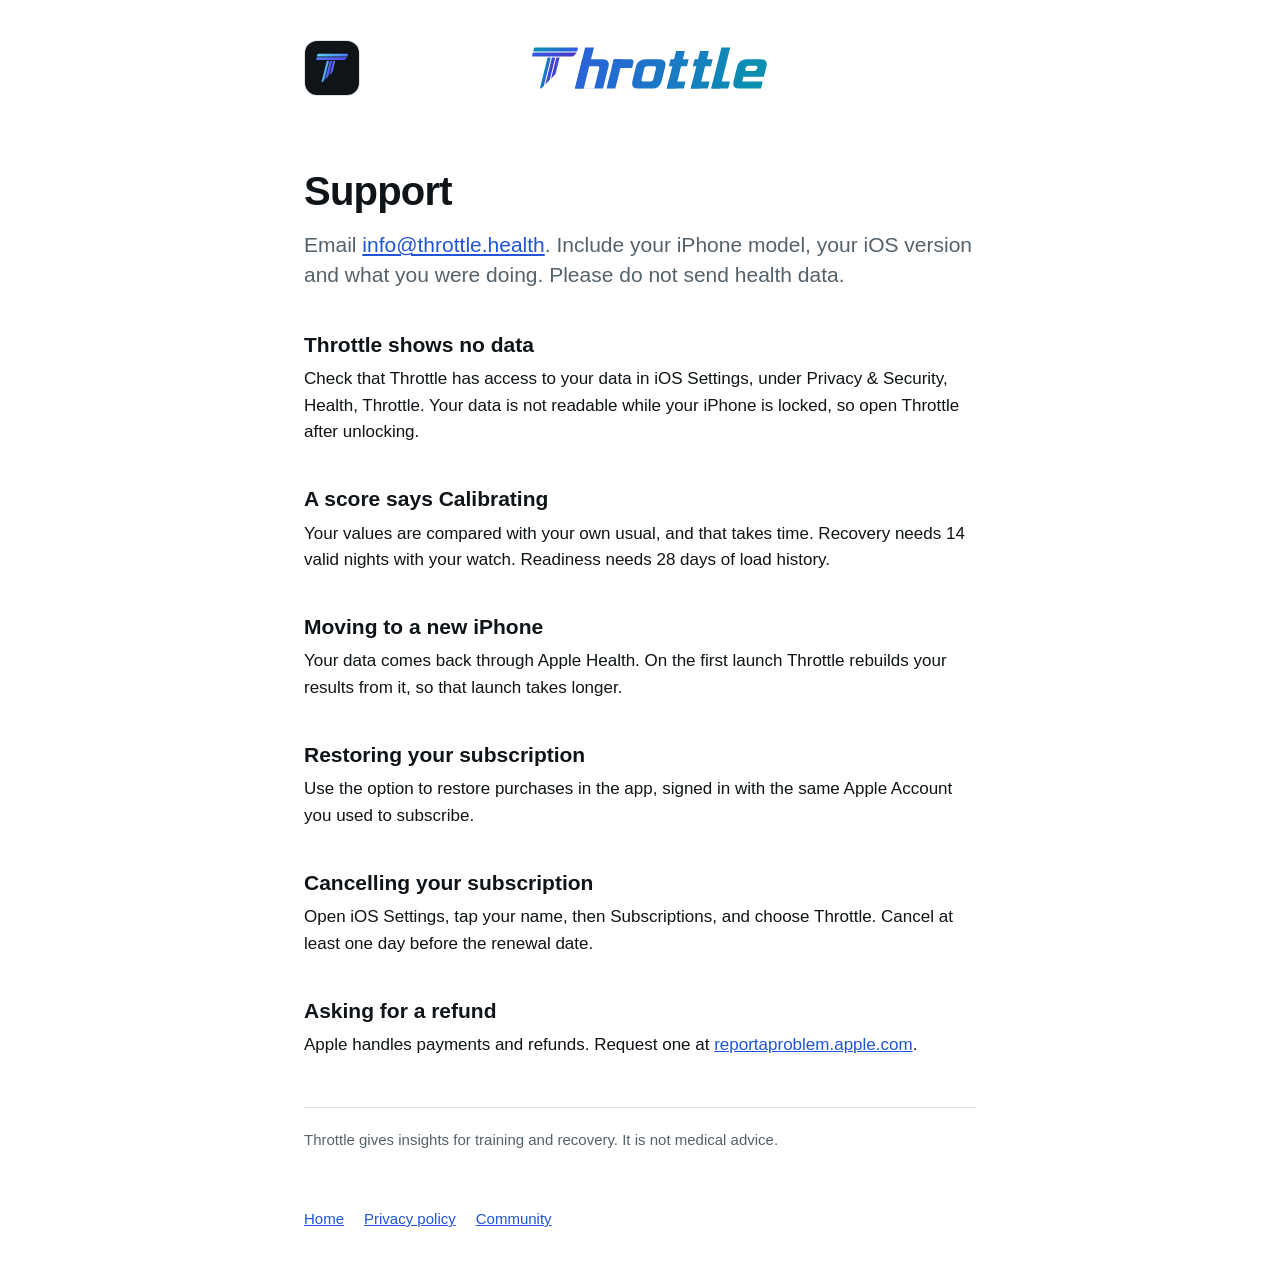
<file: support/index.html>
<!doctype html>
<html lang="en">
<head>
  <meta charset="utf-8">
  <meta name="viewport" content="width=device-width, initial-scale=1">
  <title>Support: Throttle</title>
  <meta name="description" content="Help with Throttle for iPhone and Apple Watch, and how to get in touch.">
  <link rel="icon" href="../assets/favicon.svg" type="image/svg+xml">
  <link rel="apple-touch-icon" href="../assets/apple-touch-icon.png">
  <link rel="stylesheet" href="../assets/site.css">
</head>
<body>
  <div class="page">
    <header>
      <a href="../" aria-label="Throttle home" class="brand">
        <img class="brand-icon" src="../assets/throttle-icon.svg" alt="">
        <img class="wordmark dark" src="../assets/throttle-wordmark-dark.svg" alt="Throttle">
        <img class="wordmark light" src="../assets/throttle-wordmark-light.svg" alt="Throttle">
      </a>
    </header>

    <main>
      <h1>Support</h1>
      <p class="lead">Email <a href="mailto:info@throttle.health">info@throttle.health</a>. Include your iPhone model, your iOS version and what you were doing. Please do not send health data.</p>

      <h2>Throttle shows no data</h2>
      <p>Check that Throttle has access to your data in iOS Settings, under Privacy &amp; Security, Health, Throttle. Your data is not readable while your iPhone is locked, so open Throttle after unlocking.</p>

      <h2>A score says Calibrating</h2>
      <p>Your values are compared with your own usual, and that takes time. Recovery needs 14 valid nights with your watch. Readiness needs 28 days of load history.</p>

      <h2>Moving to a new iPhone</h2>
      <p>Your data comes back through Apple Health. On the first launch Throttle rebuilds your results from it, so that launch takes longer.</p>

      <h2>Restoring your subscription</h2>
      <p>Use the option to restore purchases in the app, signed in with the same Apple Account you used to subscribe.</p>

      <h2>Cancelling your subscription</h2>
      <p>Open iOS Settings, tap your name, then Subscriptions, and choose Throttle. Cancel at least one day before the renewal date.</p>

      <h2>Asking for a refund</h2>
      <p>Apple handles payments and refunds. Request one at <a href="https://reportaproblem.apple.com">reportaproblem.apple.com</a>.</p>

      <p class="note">Throttle gives insights for training and recovery. It is not medical advice.</p>
    </main>

    <footer>
      <a href="../">Home</a>
      <a href="../privacy/">Privacy policy</a>
      <a href="https://www.reddit.com/r/ThrottleHealth/">Community</a>
    </footer>
  </div>
</body>
</html>
</file>
<file: assets/site.css>
:root {
  color-scheme: dark light;
  --background: #0e1417;
  --text: #f2f5f7;
  --secondary: #a8b4bb;
  --line: #27323a;
  --link: #55d6f2;
  --card: #151d22;
  --icon-line: #2b3840;
  --dark-only: block;
  --light-only: none;
}

@media (prefers-color-scheme: light) {
  :root {
    --background: #ffffff;
    --text: #0e1417;
    --secondary: #55626b;
    --line: #dde3e7;
    --link: #1f55d6;
    --card: #f5f7f8;
    --icon-line: #dde3e7;
    --dark-only: none;
    --light-only: block;
  }
}

* {
  box-sizing: border-box;
}

html {
  -webkit-text-size-adjust: 100%;
}

body {
  margin: 0;
  background: var(--background);
  color: var(--text);
  font: 17px/1.55 -apple-system, BlinkMacSystemFont, "SF Pro Text", "Helvetica Neue", Arial, sans-serif;
}

.page {
  max-width: 720px;
  margin: 0 auto;
  padding: 24px 24px 48px;
}

header {
  margin-bottom: 56px;
}

.brand {
  display: grid;
  grid-template-columns: 1fr auto 1fr;
  align-items: center;
  text-decoration: none;
}

.brand-icon {
  justify-self: start;
  width: 56px;
  height: 56px;
  border: 1px solid var(--icon-line);
  border-radius: 13px;
}

.wordmark {
  height: 88px;
  width: auto;
}

.wordmark.dark {
  display: var(--dark-only);
}

.wordmark.light {
  display: var(--light-only);
}

h1 {
  margin: 0 0 16px;
  font-size: 40px;
  line-height: 1.15;
  letter-spacing: -0.02em;
}

h2 {
  margin: 40px 0 8px;
  font-size: 21px;
  line-height: 1.3;
}

p,
ul {
  margin: 0 0 16px;
}

ul {
  padding-left: 22px;
}

li {
  margin-bottom: 6px;
}

a {
  color: var(--link);
}

.lead {
  color: var(--secondary);
  font-size: 21px;
  line-height: 1.45;
}

.secondary {
  color: var(--secondary);
}

.note {
  margin-top: 48px;
  padding-top: 20px;
  border-top: 1px solid var(--line);
  color: var(--secondary);
  font-size: 15px;
}

.table-wrap {
  overflow-x: auto;
  margin-bottom: 16px;
}

table {
  width: 100%;
  border-collapse: collapse;
  font-size: 15px;
}

th,
td {
  padding: 10px 12px 10px 0;
  border-bottom: 1px solid var(--line);
  text-align: left;
  vertical-align: top;
}

footer {
  display: flex;
  flex-wrap: wrap;
  gap: 20px;
  margin-top: 56px;
  font-size: 15px;
}

@media (max-width: 480px) {
  .brand-icon {
    width: 46px;
    height: 46px;
    border-radius: 11px;
  }

  .wordmark {
    height: 72px;
  }

  h1 {
    font-size: 32px;
  }

  .home h1 {
    font-size: 30px;
  }

  .lead {
    font-size: 19px;
  }

  header {
    margin-bottom: 40px;
  }
}

.home header {
  margin-bottom: 28px;
}

.hero {
  margin-bottom: 40px;
  text-align: center;
}

.hero .lead {
  max-width: 560px;
  margin: 0 auto;
}

.cards {
  display: grid;
  grid-template-columns: repeat(auto-fit, minmax(280px, 1fr));
  gap: 12px;
}

.card {
  padding: 16px 18px;
  border: 1px solid var(--line);
  border-radius: 16px;
  background: var(--card);
}

.card h2 {
  margin: 0 0 4px;
  font-size: 17px;
}

.card p {
  margin: 0;
  color: var(--secondary);
  font-size: 15px;
  line-height: 1.45;
}

.home .note {
  margin-top: 32px;
  padding-top: 0;
  border-top: 0;
  text-align: center;
}

.home footer {
  justify-content: center;
  margin-top: 16px;
}

/* Homepage with screenshots (beta) */
.page-wide {
  max-width: 1080px;
}

.home .hero-split h1 {
  font-size: 48px;
  line-height: 1.08;
}

.eyebrow {
  margin: 0 0 12px;
  color: var(--link);
  font-size: 15px;
  font-weight: 600;
}

.split {
  display: flex;
  flex-wrap: wrap;
  align-items: center;
  gap: 48px;
  margin-bottom: 88px;
}

.split-reverse {
  flex-wrap: wrap-reverse;
}

.split-text {
  flex: 1 1 420px;
  min-width: 0;
}

.split-media {
  flex: 0 1 340px;
  min-width: 0;
  display: flex;
  justify-content: center;
}

.screen {
  width: 100%;
  max-width: 330px;
  height: auto;
}

.hero-split .split-text {
  flex: 1 1 380px;
}

.hero-media {
  flex: 1.4 1 520px;
}

.hero-screens {
  width: 100%;
  max-width: 640px;
  height: auto;
}

.hero-split .lead {
  max-width: 520px;
  margin: 0 0 28px;
  color: var(--secondary);
  font-size: 20px;
  line-height: 1.5;
}

.cta-row {
  display: flex;
  flex-wrap: wrap;
  align-items: center;
  gap: 16px;
}

.cta-note,
.muted {
  color: var(--secondary);
}

.cta-note {
  font-size: 15px;
}

.button {
  display: inline-flex;
  align-items: center;
  min-height: 52px;
  padding: 0 26px;
  border-radius: 999px;
  background: var(--link);
  color: var(--background);
  font-weight: 700;
  text-decoration: none;
}

.button:hover {
  opacity: 0.9;
}

.panel {
  margin-bottom: 88px;
  padding: 44px;
  border: 1px solid var(--line);
  border-radius: 24px;
  background: var(--card);
}

.section-title {
  margin: 0 0 16px;
  max-width: 720px;
  font-size: 34px;
  line-height: 1.15;
  letter-spacing: -0.01em;
}

.section-lead {
  max-width: 680px;
  margin: 0 0 28px;
  color: var(--secondary);
  font-size: 18px;
}

.panel .section-lead:last-child {
  margin-bottom: 0;
}

.quote {
  margin: 0 0 20px;
  padding: 18px 20px;
  border: 1px solid var(--line);
  border-radius: 16px;
  background: var(--card);
  font-size: 18px;
}

.breakdown {
  margin-bottom: 20px;
  border: 1px solid var(--line);
  border-radius: 16px;
  overflow: hidden;
}

.breakdown div {
  display: flex;
  justify-content: space-between;
  gap: 16px;
  padding: 13px 20px;
  border-bottom: 1px solid var(--line);
}

.breakdown div:last-child {
  border-bottom: 0;
}

.home .cards {
  margin-bottom: 88px;
}

.beta {
  text-align: center;
}

.beta .section-title,
.beta .section-lead {
  margin-left: auto;
  margin-right: auto;
}

.beta-note {
  margin: 16px 0 0;
  color: var(--secondary);
  font-size: 15px;
}

@media (max-width: 480px) {
  .home .hero-split h1 {
    font-size: 34px;
  }

  .section-title {
    font-size: 28px;
  }

  .panel {
    padding: 28px 20px;
  }

  .split {
    gap: 32px;
    margin-bottom: 64px;
  }
}

/* Running and Journal sections: a phone with a floating card */
.stack {
  position: relative;
  width: 100%;
  max-width: 330px;
}

.stack .screen {
  display: block;
  margin: 0 auto;
}

.float-card {
  position: absolute;
  bottom: 32px;
  width: 78%;
  height: auto;
  filter: drop-shadow(0 24px 40px rgba(0, 0, 0, 0.55));
}

.float-left {
  left: -40px;
}

.float-right {
  right: -64px;
}

@media (max-width: 860px) {
  .float-left {
    left: -24px;
  }

  .float-right {
    right: -24px;
  }
}

@media (max-width: 480px) {
  .float-card {
    position: relative;
    bottom: auto;
    display: block;
    width: 88%;
    margin: -96px auto 0;
  }

  .float-left,
  .float-right {
    left: auto;
    right: auto;
  }
}
</file>
